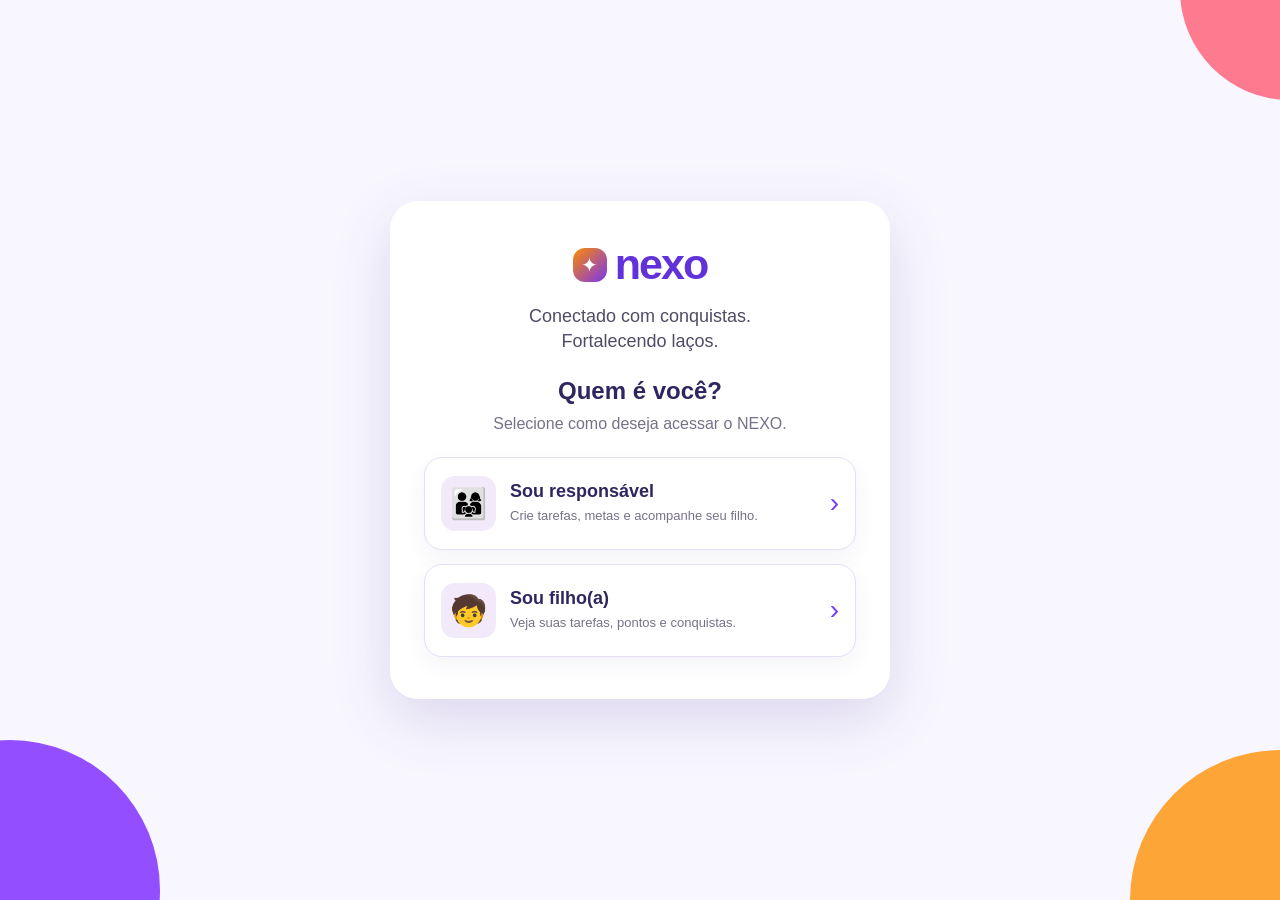
<file: nexo login responsavel/index.html>
<!DOCTYPE html><html lang="pt-BR"><head><meta charset="UTF-8"><meta name="viewport" content="width=device-width,initial-scale=1"><title>NEXO | Como deseja entrar?</title><link rel="stylesheet" href="css/login.css"></head><body><main class="auth-page"><div class="shape shape-purple"></div><div class="shape shape-orange"></div><div class="shape shape-pink"></div><section class="login-card entry-card"><div class="brand"><div class="brand-icon">✦</div><div class="brand-name">nexo</div></div><p class="tagline">Conectado com conquistas.<br>Fortalecendo laços.</p><h1>Quem é você?</h1><p class="subtitle">Selecione como deseja acessar o NEXO.</p><a class="role-choice" href="login.html?tipo=responsavel"><span class="role-emoji">👨‍👩‍👧</span><span><strong>Sou responsável</strong><small>Crie tarefas, metas e acompanhe seu filho.</small></span><span aria-hidden="true">›</span></a><a class="role-choice" href="login.html?tipo=adolescente"><span class="role-emoji">🧒</span><span><strong>Sou filho(a)</strong><small>Veja suas tarefas, pontos e conquistas.</small></span><span aria-hidden="true">›</span></a></section></main></body></html>
</file>
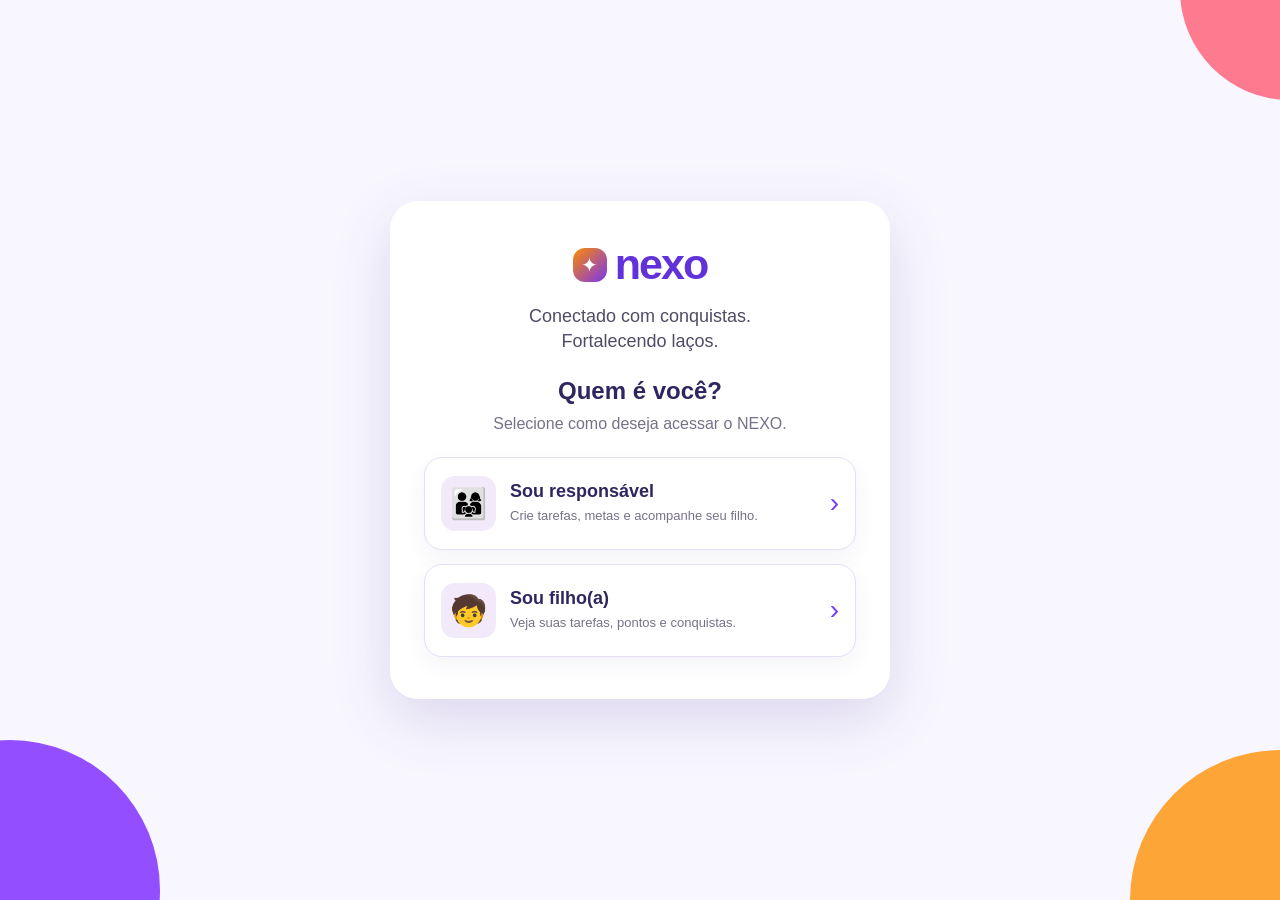
<file: nexo login responsavel/adolescente.html>
<!doctype html>
<html lang="pt-BR"><head><meta charset="utf-8"><meta name="viewport" content="width=device-width,initial-scale=1"><meta name="theme-color" content="#f7f3ff"><title>NEXO | Área do adolescente</title><link rel="stylesheet" href="css/adolescente.css"></head>
<body>
<div class="app">
  <header class="app-header"><a class="logo" href="adolescente.html"><img src="img/logo-nexo.png" alt=""> <b>nexo</b></a><button class="round" id="avatar" aria-label="Meu perfil">👧</button></header>
  <main>
    <section class="screen active" id="screen-inicio"><div class="welcome"><h1>Olá, <span id="teen-name"></span>! 👋</h1><p>Vamos conquistar mais hoje?</p></div><article class="panel goal" id="home-goal"></article><div class="section-title"><h2>Tarefas de hoje</h2><small id="progress-label"></small></div><div id="today-tasks" class="task-stack"></div><article class="motivational"><span>🔥</span><div><strong>Conquista da semana</strong><p>Pequenas atitudes viram grandes conquistas! 🚀</p></div></article></section>
    <section class="screen" id="screen-tarefas"><div class="welcome"><h1>Minhas tarefas ✨</h1><p>Escolha uma atividade para realizar.</p></div><div class="filters"><button class="filter active" data-filter="today">Hoje</button><button class="filter" data-filter="all">Todas</button><button class="filter" data-filter="done">Concluídas</button></div><div class="task-stack" id="all-tasks"></div></section>
    <section class="screen" id="screen-meta"><div class="welcome"><h1>Minha meta 🎯</h1><p>Cada ponto te deixa mais perto!</p></div><div id="goal-detail"></div><div class="motivational rocket">🚀<p>Você está cada vez mais perto da sua conquista!</p></div><h2>Minhas conquistas</h2><div id="badges" class="badges"></div></section>
    <section class="screen" id="screen-instant"><div class="welcome"><h1>Instant 💗</h1><p>Momentos compartilhados em família</p></div><div class="filters"><button class="filter active" data-feed="family">Família</button><button class="filter" data-feed="mine">Meus posts</button></div><button class="share" id="share-moment">💬 Compartilhe um momento... <span>📸</span></button><div id="feed" class="feed"></div></section>
    <section class="screen" id="screen-perfil"><div class="welcome"><h1>Meu perfil 💜</h1><p>Seu cantinho no NEXO</p></div><article class="panel profile-card"><div class="profile-emoji" id="profile-avatar">👧</div><h2 id="profile-name"></h2><p>Identificador exclusivo</p><button class="id-code" id="copy-code" title="Copiar identificador"></button><p class="muted">Passe este ID ao responsável para receber tarefas.</p></article><article class="panel"><h3>Minha jornada</h3><p id="profile-points"></p><p id="profile-count"></p></article><button class="secondary full" id="theme-button">🌙 Alternar modo claro/escuro</button><a class="secondary full" href="perfis.html">⇄ Trocar perfil</a><button class="secondary full" id="logout">Sair da conta</button></section>
  </main>
  <nav class="bottom-nav" aria-label="Menu inferior"><button data-screen="inicio" class="selected"><span>⌂</span>Início</button><button data-screen="tarefas"><span>▤</span>Tarefas</button><button data-screen="meta" class="heart"><span>♥</span>Metas</button><button data-screen="instant"><span>♡</span>Instant</button><button data-screen="perfil"><span>♙</span>Perfil</button></nav>
</div>
<dialog id="task-dialog"><div class="dialog-top"><button class="back" data-close="task-dialog">‹</button><h2 id="task-title"></h2></div><div id="task-dialog-body"></div><button id="take-photo" class="camera-btn">📸 Tirar foto</button><video id="camera-preview" autoplay playsinline muted hidden></video><canvas id="camera-canvas" hidden></canvas><img id="captured-photo" alt="Foto da tarefa" hidden><div id="photo-message" class="muted">A foto é tirada pela câmera, sem escolher da galeria.</div><button class="primary full" id="submit-task" disabled>Confirmar tarefa</button></dialog>
<dialog id="done-dialog"><div class="congrats">🌟</div><h1>Tarefa concluída!</h1><p id="done-points"></p><div id="done-preview"></div><button class="primary full" data-close="done-dialog">Continuar</button></dialog>
<dialog id="post-dialog"><div class="dialog-top"><button class="back" data-close="post-dialog">‹</button><h2>Novo momento</h2></div><textarea id="post-text" maxlength="220" placeholder="Compartilhe sua conquista..."></textarea><button class="primary full" id="save-post">Publicar para família</button></dialog>
<div id="toast" role="status"></div>
<script src="js/auth.js"></script><script src="js/familia.js"></script><script src="js/adolescente.js"></script></body></html>
</file>
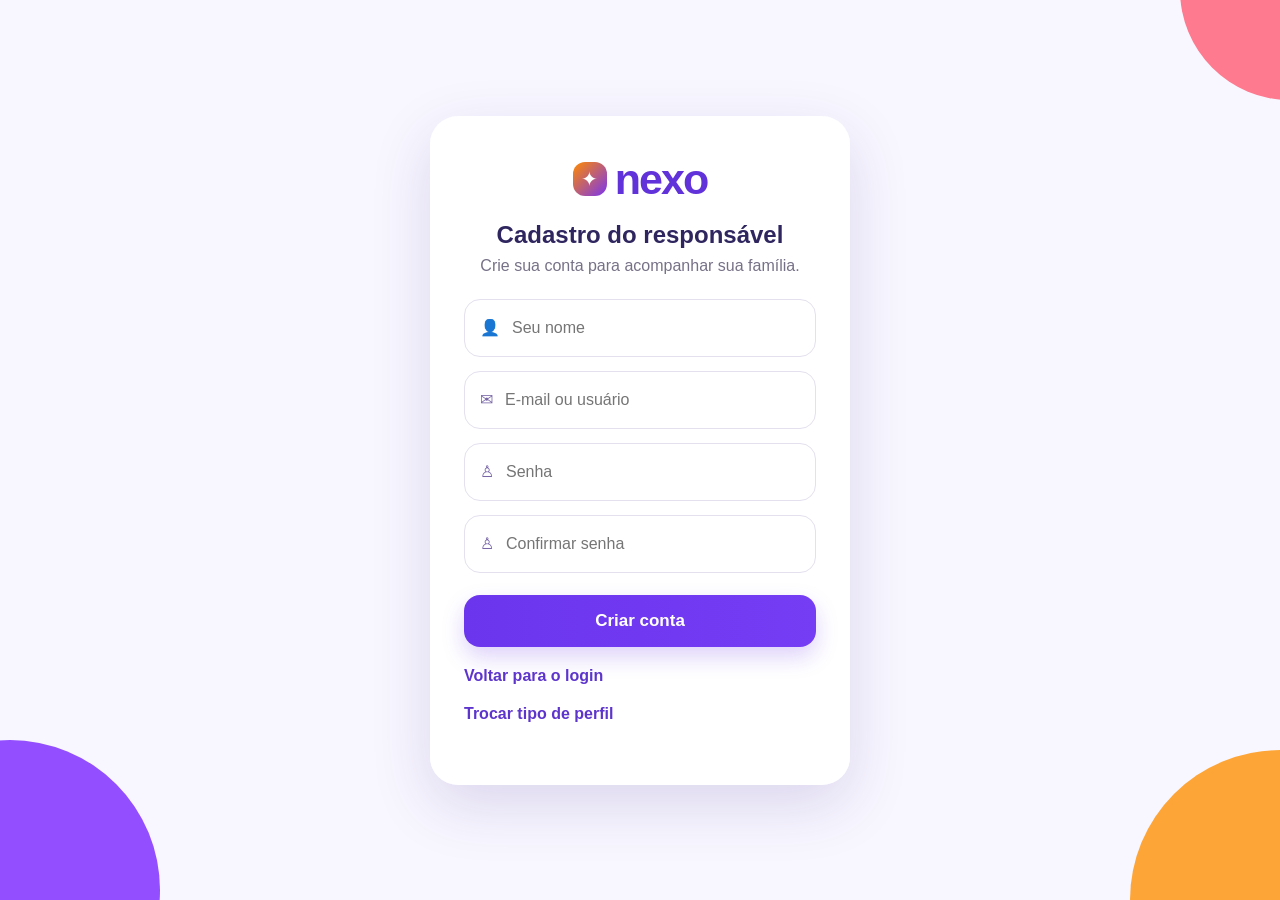
<file: nexo login responsavel/cadastro.html>
<!DOCTYPE html>
<html lang="pt-BR">
<head>
    <meta charset="UTF-8">
    <meta name="viewport" content="width=device-width, initial-scale=1.0">
    <title>Nexo - Criar conta</title>
    <link rel="stylesheet" href="css/login.css">
</head>
<body>
    <main class="auth-page">
        <div class="shape shape-purple"></div>
        <div class="shape shape-orange"></div>
        <div class="shape shape-pink"></div>

        <section class="login-card">
            <div class="brand small">
                <div class="brand-icon">✦</div>
                <div class="brand-name">nexo</div>
            </div>

            <h1 id="role-title">Criar conta</h1>
            <p class="subtitle" id="role-subtitle"></p>

            <form id="cadastroForm">
                <div class="input-box"><span>👤</span><input id="nome" type="text" placeholder="Seu nome" maxlength="40" autocomplete="name" required></div>
                <div class="input-box" id="codigo-box" hidden><span>🔗</span><input id="codigo" type="text" placeholder="Código NX- do responsável" maxlength="12" autocomplete="off"></div>
                <p class="hint" id="code-hint" hidden>Peça ao responsável o código do seu perfil, em Meus filhos. Ele deve cadastrar você primeiro.</p>
                <div class="input-box">
                    <span>✉</span>
                    <input id="email" type="text" placeholder="E-mail ou usuário" autocomplete="username">
                </div>

                <div class="input-box">
                    <span>♙</span>
                    <input id="senha" type="password" placeholder="Senha" autocomplete="new-password">
                </div>

                <div class="input-box">
                    <span>♙</span>
                    <input id="confirmacao" type="password" placeholder="Confirmar senha" autocomplete="new-password">
                </div>

                <button class="primary-button" type="submit">Criar conta</button>
            </form>

            <a class="back-link" id="back-login" href="login.html">Voltar para o login</a><a class="back-link" href="index.html">Trocar tipo de perfil</a>
        </section>
    </main>

    <script src="js/auth.js"></script>
    <script src="js/familia.js"></script><script src="js/access.js"></script><script src="js/cadastro.js"></script>
</body>
</html>
</file>
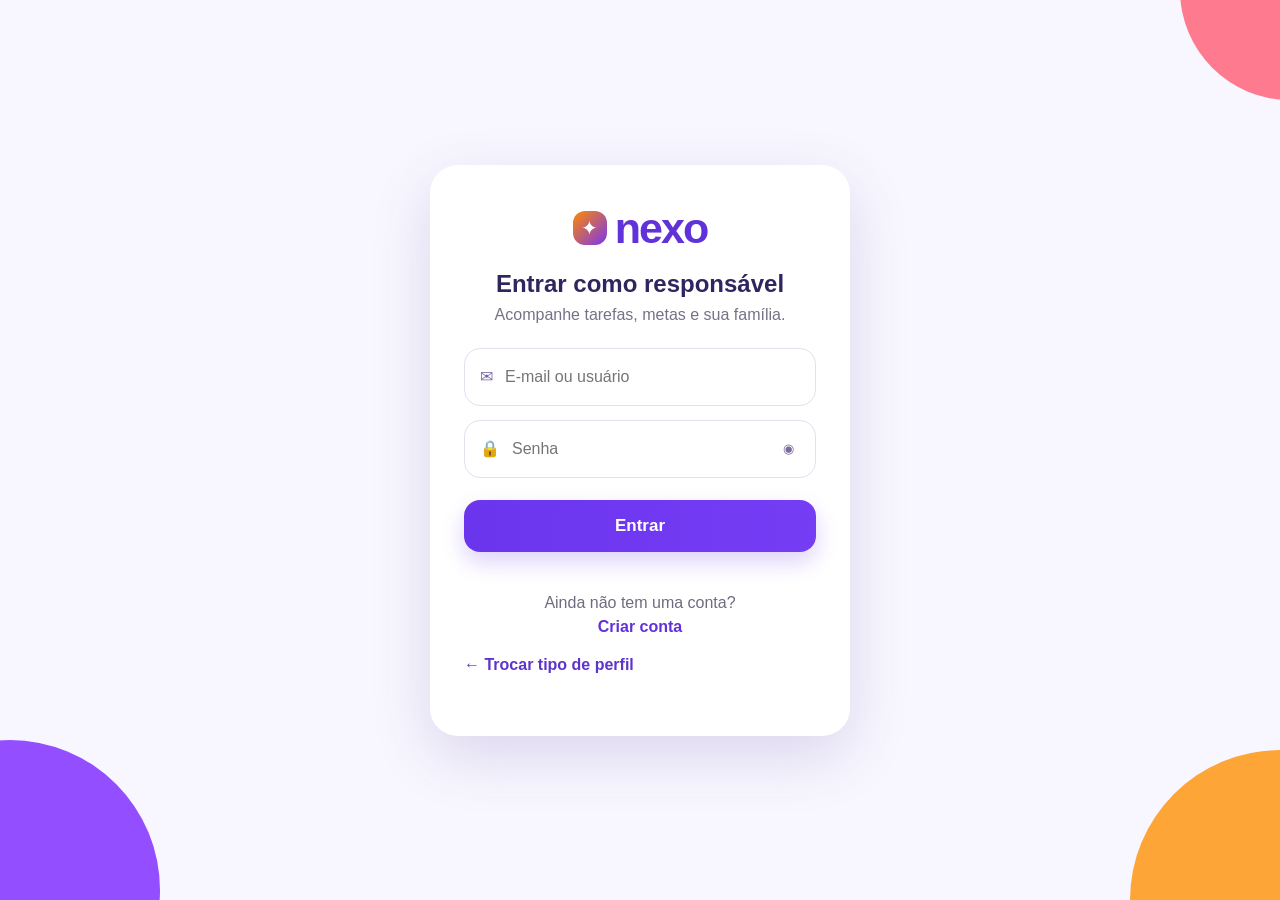
<file: nexo login responsavel/login.html>
<!DOCTYPE html><html lang="pt-BR"><head><meta charset="UTF-8"><meta name="viewport" content="width=device-width,initial-scale=1"><title>NEXO | Entrar</title><link rel="stylesheet" href="css/login.css"></head><body><main class="auth-page"><div class="shape shape-purple"></div><div class="shape shape-orange"></div><div class="shape shape-pink"></div><section class="login-card"><div class="brand small"><div class="brand-icon">✦</div><div class="brand-name">nexo</div></div><h1 id="role-title">Entrar</h1><p class="subtitle" id="role-subtitle"></p><form id="loginForm"><div class="input-box"><span>✉</span><input id="email" type="text" placeholder="E-mail ou usuário" autocomplete="username" required></div><div class="input-box"><span>🔒</span><input id="senha" type="password" placeholder="Senha" autocomplete="current-password" required><button type="button" class="eye" id="togglePassword" aria-label="Mostrar senha">◉</button></div><button class="primary-button" type="submit">Entrar</button></form><div class="signup"><span>Ainda não tem uma conta?</span><a id="signup-link" href="cadastro.html">Criar conta</a></div><a class="back-link" href="index.html">← Trocar tipo de perfil</a></section></main><script src="js/auth.js"></script><script src="js/access.js"></script><script src="js/login.js"></script></body></html>
</file>
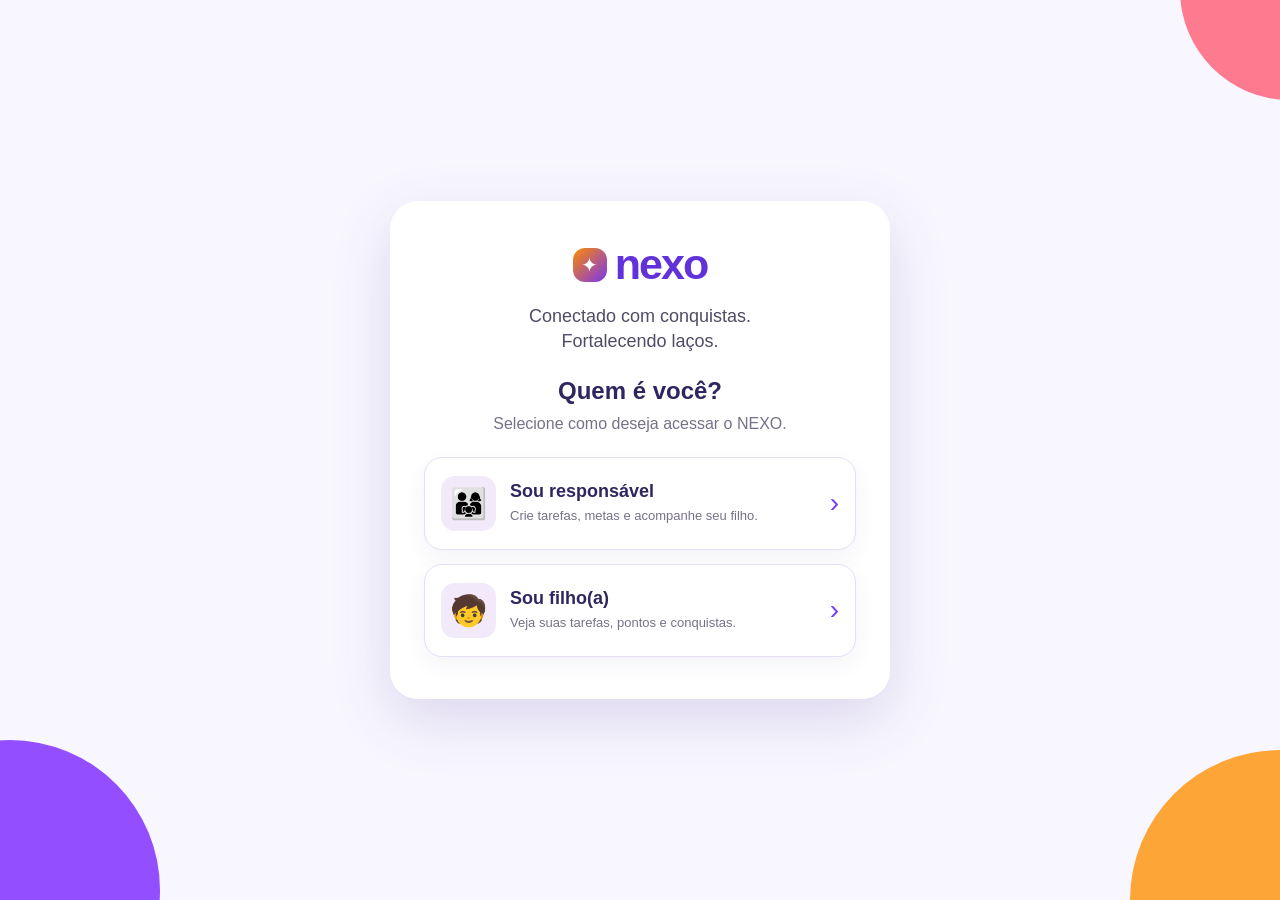
<file: nexo login responsavel/perfis.html>
<!DOCTYPE html>
<html lang="pt-BR">
<head>
    <meta charset="UTF-8">
    <meta name="viewport" content="width=device-width, initial-scale=1.0">
    <title>Nexo - Perfis</title>
    <link rel="stylesheet" href="css/perfis.css">
</head>
<body>
    <main class="profiles-page">
        <header class="profiles-header">
            <div class="brand">
                <div class="brand-icon">✦</div>
                <div class="brand-name">nexo</div>
            </div>

            <button id="logoutButton" class="logout">Sair</button>
        </header>

        <section class="profiles-content">
            <h1>Quem está acessando?</h1>
            <p>Escolha o seu perfil para continuar.</p>

            <div id="profilesGrid" class="profiles-grid"></div>

            <div id="emptyState" class="empty-state hidden">
                <div class="empty-icon">＋</div>
                <h2>Crie seu primeiro perfil</h2>
                <p>Adicione um perfil para começar.</p>
                <button class="primary-button" id="firstProfileButton">
                    Criar perfil
                </button>
            </div>

            <button id="addProfileButton" class="add-profile-button">
                <span>＋</span>
                <strong>Adicionar perfil</strong>
            </button>
        </section>
    </main>

    <div id="profileModal" class="modal hidden">
        <div class="modal-card">
            <button id="closeModal" class="close">×</button>

            <h2>Criar perfil</h2>
            <p>Escolha um nome e um avatar.</p>

            <form id="profileForm">
                <label for="profileName">Nome do perfil</label>
                <input id="profileName" maxlength="30" placeholder="Ex.: Responsável">

                <label>Escolha seu avatar</label>

                <div class="avatars">
                    <button type="button" class="avatar-option selected" data-avatar="avatar1">👩</button>
                    <button type="button" class="avatar-option" data-avatar="avatar2">👨</button>
                    <button type="button" class="avatar-option" data-avatar="avatar3">👩🏻</button>
                    <button type="button" class="avatar-option" data-avatar="avatar4">👨🏻</button>
                    <button type="button" class="avatar-option" data-avatar="avatar5">🧑</button>
                </div>

                <button class="primary-button" type="submit">Criar perfil</button>
            </form>
        </div>
    </div>

    <script src="js/auth.js"></script>
    <script src="js/perfis.js"></script>
</body>
</html>
</file>
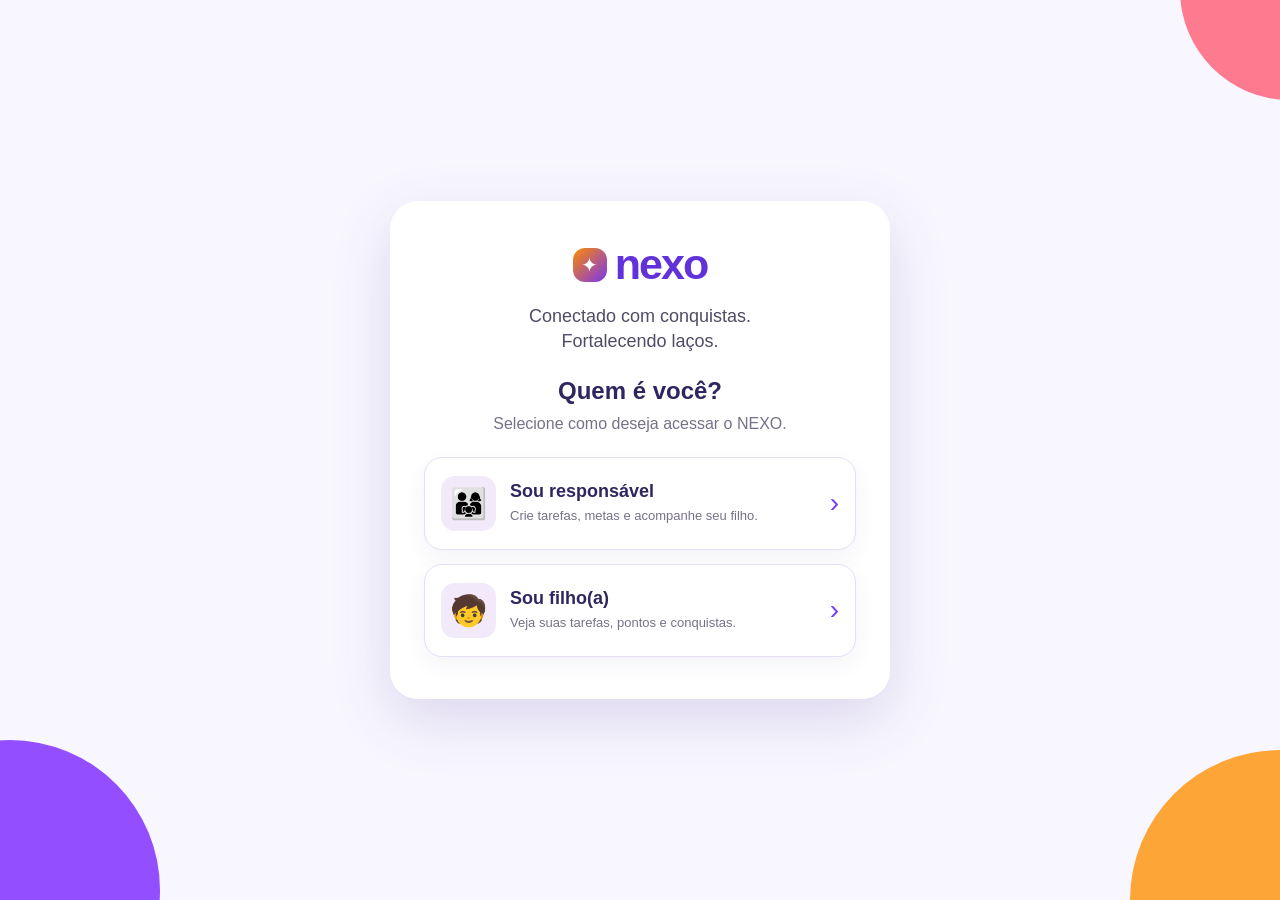
<file: nexo login responsavel/principal.html>
<!doctype html><html lang="pt-BR"><head><meta charset="UTF-8"><meta name="viewport" content="width=device-width,initial-scale=1"><title>NEXO</title></head><body><script src="js/auth.js"></script><script>const u=nexoRequireLogin();if(u){const p=JSON.parse(sessionStorage.getItem('perfilSelecionado')||'null');location.replace(p&&u.perfis.some(x=>x.id===p.id)?'responsavel.html':'perfis.html');}</script></body></html>
</file>
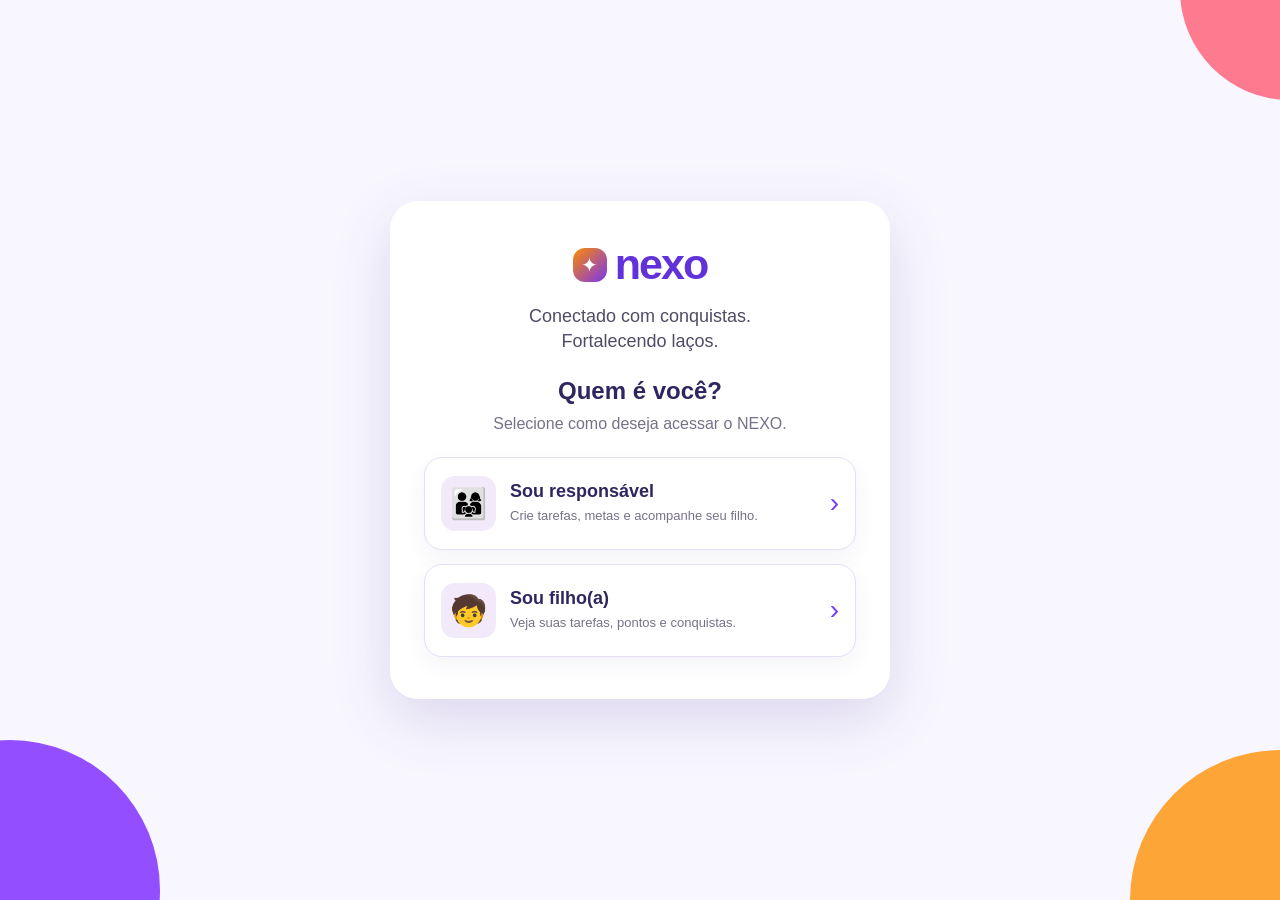
<file: nexo login responsavel/responsavel.html>
<!DOCTYPE html>
<html lang="pt-BR">
<head>
  <meta charset="UTF-8"><meta name="viewport" content="width=device-width, initial-scale=1.0">
  <meta name="theme-color" content="#f4f1fa"><title>NEXO | Área do responsável</title>
  <link rel="stylesheet" href="css/responsavel.css">
</head>
<body>
  <div class="app-shell">
    <aside class="sidebar">
      <a class="brand" href="responsavel.html"><img src="img/logo-nexo.png" alt=""><span>nexo</span></a>
      <div class="profile-mini"><div class="avatar parent-avatar">N</div><div><strong id="parent-name-side">Nathaly</strong><small>Responsável</small></div></div>
      <nav class="nav-menu" aria-label="Navegação principal">
        <button class="nav-link active" data-view="inicio"><span>⌂</span> Início</button>
        <button class="nav-link" data-view="tarefas"><span>▤</span> Tarefas</button>
        <button class="nav-link" data-view="metas"><span>◎</span> Metas</button>
        <button class="nav-link" data-view="filhos"><span>♙</span> Meus filhos</button>
        <button class="nav-link" data-view="historico"><span>◷</span> Histórico</button>
      </nav>
      <div class="sidebar-bottom"><button class="nav-link" id="theme-side"><span>◐</span> Alternar tema</button><a class="nav-link" href="perfis.html"><span>⇄</span> Trocar perfil</a><button class="nav-link" id="parent-logout" type="button"><span>↩</span> Sair da conta</button></div>
    </aside>
    <main class="main-area">
      <header class="topbar"><div class="mobile-brand"><img src="img/logo-nexo.png" alt=""><b>nexo</b></div><div class="top-actions"><span class="today-label" id="today-label"></span><button class="icon-button" id="theme-toggle" aria-label="Alternar tema">☼</button><div class="avatar parent-avatar">N</div></div></header>
      <section class="view active" id="view-inicio">
        <div class="welcome"><div><p class="eyebrow">ÁREA DO RESPONSÁVEL</p><h1>Olá, <span id="parent-name">Nathaly</span>! <span>👋</span></h1><p class="muted">Que bom ter você por aqui. Vamos acompanhar as conquistas de hoje?</p></div><button class="primary-button" data-action="add-task">＋ Nova tarefa</button></div>
        <div class="children-strip"><div><h2>Quem vamos acompanhar?</h2><p class="muted small">Selecione um perfil para ver os detalhes</p></div><div class="child-picker" id="child-picker"></div><button class="add-child-circle" data-action="add-child" aria-label="Adicionar filho">＋</button></div>
        <div class="dashboard-grid"><article class="panel goal-panel"><div class="panel-heading"><div><p class="eyebrow">META ATIVA</p><h2 id="home-goal-name">Bicicleta</h2></div><span class="goal-icon" id="home-goal-icon">🚲</span></div><div class="goal-score"><strong id="home-goal-score">650</strong><span id="home-goal-target">/ 1.000 pontos</span><b id="home-goal-percent">65%</b></div><div class="progress-track"><div class="progress-fill" id="home-goal-progress" style="width:65%"></div></div><div class="goal-footer"><span id="home-goal-date">Previsão de conclusão: 18 dez. 2026</span><button class="text-button" data-view="metas">Ver meta →</button></div></article>
          <article class="panel summary-panel"><p class="eyebrow">RESUMO DE HOJE</p><div class="summary-number" id="summary-done">2 <small>/ 3</small></div><p class="muted">tarefas concluídas</p><div class="progress-track"><div class="progress-fill green" id="summary-progress" style="width:66%"></div></div><div class="summary-bottom"><span>⭐ <b id="summary-points">20</b> pontos conquistados</span></div></article></div>
        <div class="section-heading"><div><h2>Tarefas de hoje</h2><p class="muted small" id="today-task-caption">Acompanhe o que precisa ser feito</p></div><button class="text-button" data-view="tarefas">Ver todas →</button></div>
        <div class="task-list" id="home-task-list"></div>
      </section>
      <section class="view" id="view-tarefas"><div class="page-heading"><div><p class="eyebrow">ORGANIZAÇÃO</p><h1>Tarefas</h1><p class="muted">Crie atividades e acompanhe cada conquista.</p></div><button class="primary-button" data-action="add-task">＋ Adicionar tarefa</button></div><div class="filter-row"><div class="segmented"><button class="selected" data-filter="Hoje">Hoje</button><button data-filter="Semana">Semana</button><button data-filter="Todas">Todas</button></div><select id="task-child-filter" aria-label="Filtrar por adolescente"><option value="all">Todos os filhos</option></select></div><div class="task-list" id="all-task-list"></div></section>
      <section class="view" id="view-metas"><div class="page-heading"><div><p class="eyebrow">OBJETIVOS E CONQUISTAS</p><h1>Metas</h1><p class="muted">Incentive cada adolescente com objetivos especiais.</p></div><button class="primary-button" data-action="add-goal">＋ Nova meta</button></div><div id="goals-content"></div></section>
      <section class="view" id="view-filhos"><div class="page-heading"><div><p class="eyebrow">VÍNCULOS FAMILIARES</p><h1>Meus filhos</h1><p class="muted">Gerencie os perfis acompanhados por você.</p></div><button class="primary-button" data-action="add-child">＋ Adicionar filho</button></div><div class="children-grid" id="children-grid"></div></section>
      <section class="view" id="view-historico"><div class="page-heading"><div><p class="eyebrow">ACOMPANHAMENTO</p><h1>Histórico de atividades</h1><p class="muted">Veja as tarefas concluídas e os pontos registrados.</p></div></div><div class="panel"><div class="history-list" id="history-list"></div></div></section>
    </main>
  </div>
  <nav class="mobile-nav"><button class="active" data-view="inicio"><span>⌂</span>Início</button><button data-view="tarefas"><span>▤</span>Tarefas</button><button class="mobile-add" data-action="add-task">＋</button><button data-view="metas"><span>◎</span>Metas</button><button data-view="filhos"><span>♙</span>Perfil</button></nav>
  <dialog id="app-dialog"><form method="dialog" id="dialog-form"><div class="dialog-head"><div><p class="eyebrow" id="dialog-eyebrow">NEXO</p><h2 id="dialog-title">Adicionar</h2></div><button class="icon-button" value="cancel" aria-label="Fechar">×</button></div><div id="dialog-fields"></div><p class="form-error" id="form-error"></p><div class="dialog-actions"><button class="secondary-button" value="cancel">Cancelar</button><button class="primary-button" id="dialog-save" value="default">Salvar</button></div></form></dialog>
  <div class="toast" id="toast" role="status"></div>
  <script src="js/auth.js"></script>
  <script src="js/familia.js"></script>
  <script src="js/responsavel.js"></script>
</body></html>
</file>
<file: nexo login responsavel/css/login.css>
* {
    box-sizing: border-box;
}

body {
    margin: 0;
    font-family: Arial, Helvetica, sans-serif;
    background: #f8f7ff;
    color: #30265f;
}

.auth-page {
    min-height: 100vh;
    display: flex;
    justify-content: center;
    align-items: center;
    position: relative;
    overflow: hidden;
    padding: 24px;
}

.login-card {
    width: min(420px, 100%);
    background: rgba(255, 255, 255, .96);
    border-radius: 28px;
    padding: 42px 34px;
    box-shadow: 0 20px 60px rgba(72, 43, 140, .16);
    position: relative;
    z-index: 2;
}

.brand {
    display: flex;
    justify-content: center;
    align-items: center;
    gap: 8px;
}

.brand.small {
    margin-bottom: 20px;
}

.brand-icon {
    width: 34px;
    height: 34px;
    border-radius: 12px;
    display: grid;
    place-items: center;
    color: white;
    background: linear-gradient(135deg, #ff8a00, #7a35ef);
    font-size: 20px;
}

.brand-name {
    font-size: 43px;
    line-height: 1;
    font-weight: 800;
    letter-spacing: -2px;
    color: #6131d9;
}

.tagline {
    text-align: center;
    font-size: 18px;
    line-height: 1.35;
    color: #514c65;
    margin: 18px 0 30px;
}

h1 {
    text-align: center;
    margin: 0 0 8px;
}

.subtitle {
    text-align: center;
    color: #777187;
    margin: 0 0 24px;
}

.input-box {
    display: flex;
    align-items: center;
    gap: 10px;
    border: 1px solid #e4e0ee;
    border-radius: 16px;
    padding: 0 15px;
    height: 58px;
    margin-bottom: 14px;
    background: #fff;
}

.input-box span {
    color: #7866a7;
}

.input-box input {
    border: 0;
    outline: 0;
    width: 100%;
    height: 100%;
    font-size: 16px;
    background: transparent;
}

.eye {
    border: 0;
    background: transparent;
    cursor: pointer;
    color: #796a9e;
}

.primary-button {
    width: 100%;
    border: 0;
    border-radius: 16px;
    padding: 16px;
    background: linear-gradient(90deg, #6b35ee, #753df4);
    color: white;
    font-size: 17px;
    font-weight: 700;
    cursor: pointer;
    margin-top: 8px;
    box-shadow: 0 10px 22px rgba(103, 51, 230, .22);
}

.primary-button:hover {
    filter: brightness(.96);
}

.forgot,
.back-link {
    display: block;
    margin: 20px auto;
    border: 0;
    background: transparent;
    color: #5e35cc;
    font-weight: 600;
    text-decoration: none;
    cursor: pointer;
}

.signup {
    text-align: center;
    margin-top: 42px;
    color: #716b80;
}

.signup a {
    display: block;
    color: #6131d9;
    font-weight: 700;
    text-decoration: none;
    margin-top: 6px;
}

.shape {
    position: absolute;
    border-radius: 50%;
    filter: blur(.2px);
    opacity: .9;
}

.shape-purple {
    width: 300px;
    height: 300px;
    left: -140px;
    bottom: -140px;
    background: #873cff;
}

.shape-orange {
    width: 300px;
    height: 300px;
    right: -150px;
    bottom: -150px;
    background: #ff9d23;
}

.shape-pink {
    width: 220px;
    height: 220px;
    right: -120px;
    top: -120px;
    background: #ff6d83;
}

@media (max-width: 480px) {
    .login-card {
        padding: 34px 22px;
    }
}
.entry-card{width:min(500px,100%)}.role-choice{display:flex;align-items:center;gap:14px;text-decoration:none;color:#30265f;background:#fff;border:1px solid #e6def5;border-radius:18px;padding:18px 16px;margin-top:14px;box-shadow:0 8px 22px rgba(73,41,123,.06);transition:transform .15s,border-color .15s}.role-choice:hover,.role-choice:focus-visible{border-color:#7338eb;transform:translateY(-2px)}.role-choice>span:nth-child(2){flex:1}.role-choice strong{display:block;font-size:18px}.role-choice small{display:block;font-size:13px;color:#777187;line-height:1.4;margin-top:5px}.role-choice>span:last-child{color:#753df4;font-size:28px}.role-emoji{font-size:30px;display:grid;place-items:center;background:#f2eafa;border-radius:14px;width:55px;height:55px;flex-shrink:0}.hint{font-size:13px;color:#736b82;line-height:1.45;margin:-5px 0 17px}.input-box[hidden],.hint[hidden]{display:none!important}.entry-card .tagline{margin-bottom:24px}.entry-card h1{margin-bottom:10px}
</file>
<file: nexo login responsavel/css/adolescente.css>
:root{font-family:Inter,ui-sans-serif,system-ui,-apple-system,'Segoe UI',sans-serif;color:#211846;background:#f4effc;--bg:#f8f5ff;--card:#fff;--text:#211846;--muted:#7a7195;--border:#eee8f7;--purple:#713afa;--soft:#f4eaff;--shadow:0 8px 28px #39247912}*{box-sizing:border-box}body{margin:0;background:linear-gradient(145deg,#f5edff,#fff3f5 70%,#fff9ed);min-height:100vh;color:var(--text)}body.dark{--bg:#17152b;--card:#23203e;--text:#f6f1ff;--muted:#b9afd1;--border:#3d3558;--soft:#36284f;--shadow:0 8px 24px #0004;background:#17152b}.app{width:min(100%,520px);min-height:100vh;margin:auto;background:var(--bg);position:relative;box-shadow:0 0 80px #1a05341a;padding-bottom:90px}.app-header{height:78px;display:flex;align-items:center;justify-content:space-between;padding:12px 23px}.logo{display:flex;align-items:center;text-decoration:none;gap:7px;color:var(--purple);font-size:26px;letter-spacing:-1px}.logo img{width:33px;height:33px;object-fit:contain}.round{border:2px solid #e7c9fa;background:#fbe3ff;border-radius:50%;font-size:23px;width:42px;height:42px;cursor:pointer}.screen{display:none;padding:4px 23px 35px}.screen.active{display:block}.welcome{margin:4px 0 21px}.welcome h1{font-size:26px;margin:0 0 5px;letter-spacing:-.7px}.welcome p,.muted{color:var(--muted);font-size:13px;margin:4px 0}.panel{background:var(--card);border:1px solid var(--border);border-radius:20px;padding:17px;box-shadow:var(--shadow);margin-bottom:19px}.goal{background:linear-gradient(130deg,var(--card),var(--soft))}.eyebrow{font-weight:700;color:#8a54e4;font-size:12px;margin:0 0 11px}.goal-inner{display:flex;gap:12px;align-items:center}.goal-icon{display:grid;place-items:center;background:#fff3eb;border-radius:15px;font-size:31px;width:58px;height:58px}.goal-name{font-weight:750;font-size:18px}.goal-points{font-size:13px;margin-top:4px;font-weight:650}.progress{height:11px;background:#e9e5f0;border-radius:20px;overflow:hidden;margin:16px 0 7px}.bar{height:100%;border-radius:20px;background:linear-gradient(90deg,#ffa424,#ffd044)}.progress-note{font-size:12px;font-weight:700;display:flex;justify-content:space-between}.section-title{display:flex;justify-content:space-between;align-items:center;margin:22px 0 12px}.section-title h2,h2{font-size:18px;margin:0}.section-title small{color:var(--muted)}.task-stack{display:grid;gap:10px}.task{display:flex;align-items:center;gap:11px;background:var(--card);padding:13px 12px;border:1px solid var(--border);border-radius:16px;box-shadow:var(--shadow);width:100%;text-align:left;cursor:pointer;color:var(--text)}.task-icon{display:grid;place-items:center;background:var(--soft);width:47px;height:47px;border-radius:12px;font-size:27px}.task-body{flex:1;min-width:0}.task-body strong{font-size:14px;display:block}.task-body small{display:block;color:#a37427;margin-top:4px}.task-status{border:2px solid #c4bad9;border-radius:50%;width:24px;height:24px;display:grid;place-items:center;flex-shrink:0;color:white}.task-status.done{border-color:#22b07a;background:#22b07a}.motivational{margin-top:20px;background:linear-gradient(125deg,#ffefe9,#f6e5ff);border-radius:17px;padding:16px;display:flex;align-items:center;gap:13px;color:#4a2b67}.motivational>span{font-size:33px}.motivational p{font-size:12px;margin:5px 0 0}.filters{display:flex;background:var(--card);border-radius:20px;padding:5px;gap:4px;margin-bottom:18px}.filter{flex:1;border:0;border-radius:18px;padding:10px 6px;background:transparent;color:var(--muted);cursor:pointer}.filter.active{background:var(--purple);color:white;font-weight:700}.rocket{display:block;text-align:center;font-size:44px}.rocket p{font-size:14px}.badges{display:flex;gap:12px;margin-top:14px}.badge-earned,.badge-locked{width:60px;height:60px;display:grid;place-items:center;border-radius:50%;font-size:31px;background:#fff1bc}.badge-locked{background:var(--soft);filter:grayscale(1);opacity:.45}.share{display:flex;justify-content:space-between;width:100%;background:var(--card);border:1px solid var(--border);border-radius:15px;padding:16px;text-align:left;color:var(--muted);margin-bottom:18px;cursor:pointer}.share span{font-size:21px}.post{background:var(--card);border-radius:18px;margin:0 0 13px;padding:15px;box-shadow:var(--shadow)}.post-head{display:flex;align-items:center;gap:9px;font-weight:700}.post-head small{color:var(--muted);font-weight:400;display:block}.post p{font-size:14px;line-height:1.55}.post img{width:100%;border-radius:14px;max-height:320px;object-fit:cover}.post button{background:none;border:0;color:#e94187;cursor:pointer;font-size:15px;margin-top:7px}.profile-card{text-align:center;padding:25px 10px}.profile-emoji{font-size:56px}.profile-card h2{margin:6px 0}.profile-card p{color:var(--muted);font-size:13px}.id-code{font-size:23px;font-weight:800;color:var(--purple);background:var(--soft);border:1px dashed var(--purple);border-radius:12px;padding:12px 25px;cursor:pointer;margin-top:7px;letter-spacing:2px}.secondary,.primary{display:block;border:0;border-radius:15px;padding:14px 18px;font-weight:750;text-decoration:none;text-align:center;cursor:pointer}.secondary{background:var(--card);color:var(--purple);border:1px solid var(--border);margin:10px 0}.primary{background:var(--purple);color:#fff}.primary:disabled{background:#aaa6bc;cursor:not-allowed}.full{width:100%}.bottom-nav{position:fixed;bottom:0;left:50%;transform:translateX(-50%);width:min(100%,520px);background:var(--card);display:grid;grid-template-columns:repeat(5,1fr);padding:8px 6px max(9px,env(safe-area-inset-bottom));border-top:1px solid var(--border);box-shadow:0 -5px 20px #0000000c;z-index:5}.bottom-nav button{border:0;background:none;color:var(--muted);display:grid;justify-items:center;gap:2px;font-size:10px;cursor:pointer}.bottom-nav span{font-size:25px}.bottom-nav button.selected{color:var(--purple);font-weight:750}.bottom-nav .heart span{border-radius:50%;padding:6px 12px;color:white;background:linear-gradient(130deg,#ff637e,#ec268f)}dialog{border:0;border-radius:25px;background:var(--card);color:var(--text);box-shadow:0 24px 100px #15093666;width:min(92vw,460px);max-height:88vh;overflow-y:auto;padding:23px}dialog::backdrop{background:#17112b99}.dialog-top{display:flex;align-items:center;gap:17px;margin-bottom:20px}.back{border:0;background:var(--soft);color:var(--text);border-radius:50%;font-size:25px;width:37px;height:37px;cursor:pointer}.camera-btn{display:block;margin:20px auto;padding:18px;border:2px dashed var(--purple);background:var(--soft);color:var(--purple);font-weight:750;border-radius:17px;cursor:pointer;width:100%}#camera-preview,#captured-photo{width:100%;max-height:300px;object-fit:cover;border-radius:15px;margin:10px 0}#photo-message{margin:12px 0 20px;text-align:center}.congrats{text-align:center;font-size:110px;margin:0}#done-dialog{text-align:center}#done-dialog h1{font-size:28px}#done-points{font-size:25px;color:#d38a0f;font-weight:800}#done-preview img{width:100%;max-height:240px;object-fit:cover;border-radius:12px;margin:13px 0}textarea{width:100%;min-height:120px;background:var(--bg);color:var(--text);border:1px solid var(--border);border-radius:12px;padding:13px;font:inherit;margin-bottom:15px}#toast{position:fixed;bottom:90px;left:50%;transform:translateX(-50%);background:#29213d;color:#fff;border-radius:50px;padding:11px 18px;display:none;z-index:10;white-space:nowrap;font-size:12px}.empty{text-align:center;color:var(--muted);padding:30px 10px}.task-description{line-height:1.6;background:var(--soft);padding:18px;border-radius:15px;white-space:pre-wrap}.task-reward{text-align:center;color:#a77500;font-weight:800;background:#fff0b6;border-radius:30px;width:max-content;margin:20px auto;padding:9px 20px}
@media(min-width:780px){body{padding:20px}.app{border-radius:30px;overflow:hidden;min-height:calc(100vh - 40px)}.bottom-nav{bottom:20px;border-radius:0 0 30px 30px}}
</file>
<file: nexo login responsavel/css/perfis.css>
* {
    box-sizing: border-box;
}

body {
    margin: 0;
    min-height: 100vh;
    font-family: Arial, Helvetica, sans-serif;
    background: #f8f7ff;
    color: #30265f;
}

.profiles-page {
    min-height: 100vh;
}

.profiles-header {
    display: flex;
    justify-content: space-between;
    align-items: center;
    padding: 22px 5%;
}

.brand {
    display: flex;
    align-items: center;
    gap: 8px;
}

.brand-icon {
    width: 34px;
    height: 34px;
    border-radius: 12px;
    display: grid;
    place-items: center;
    color: white;
    background: linear-gradient(135deg, #ff8a00, #7a35ef);
}

.brand-name {
    color: #6131d9;
    font-size: 34px;
    font-weight: 800;
    letter-spacing: -2px;
}

.logout {
    border: 0;
    background: #eeeaf8;
    color: #5c4a87;
    border-radius: 12px;
    padding: 10px 18px;
    cursor: pointer;
}

.profiles-content {
    width: min(1000px, 92%);
    margin: 40px auto;
    text-align: center;
}

.profiles-content h1 {
    font-size: 32px;
    margin-bottom: 8px;
}

.profiles-content > p {
    color: #777187;
    margin-bottom: 38px;
}

.profiles-grid {
    display: flex;
    flex-wrap: wrap;
    justify-content: center;
    gap: 22px;
}

.profile-card {
    width: 190px;
    position: relative;
}

.profile-main {
    width: 100%;
    border: 2px solid transparent;
    background: white;
    border-radius: 22px;
    padding: 22px 12px;
    box-shadow: 0 12px 35px rgba(72, 43, 140, .12);
    cursor: pointer;
    color: #30265f;
}

.profile-main:hover {
    border-color: #7541e8;
    transform: translateY(-3px);
}

.avatar {
    width: 105px;
    height: 105px;
    margin: 0 auto 12px;
    border-radius: 50%;
    display: grid;
    place-items: center;
    font-size: 62px;
    background: #f0e9ff;
}

.profile-main strong,
.profile-main span {
    display: block;
}

.profile-main strong {
    font-size: 18px;
}

.profile-main span {
    color: #888094;
    margin-top: 5px;
}

.delete-profile {
    position: absolute;
    top: -8px;
    right: -8px;
    width: 28px;
    height: 28px;
    border: 0;
    border-radius: 50%;
    background: #fff;
    color: #9b2f4a;
    box-shadow: 0 4px 12px rgba(0,0,0,.15);
    cursor: pointer;
}

.add-profile-button {
    margin-top: 30px;
    min-width: 230px;
    padding: 16px 22px;
    border: 0;
    border-radius: 16px;
    background: #eeeaf8;
    color: #4c3976;
    cursor: pointer;
    font-size: 16px;
}

.add-profile-button span {
    font-size: 24px;
    margin-right: 8px;
}

.empty-state {
    padding: 35px;
    background: white;
    border-radius: 24px;
    max-width: 430px;
    margin: 0 auto;
    box-shadow: 0 12px 35px rgba(72, 43, 140, .12);
}

.empty-icon {
    font-size: 65px;
    color: #6d3ee5;
}

.empty-state h2 {
    margin: 5px 0;
}

.empty-state p {
    color: #777187;
}

.primary-button {
    width: 100%;
    border: 0;
    border-radius: 16px;
    padding: 15px;
    background: linear-gradient(90deg, #6b35ee, #753df4);
    color: white;
    font-size: 16px;
    font-weight: 700;
    cursor: pointer;
}

.empty-state .primary-button {
    max-width: 300px;
    margin-top: 10px;
}

.hidden {
    display: none !important;
}

.modal {
    position: fixed;
    inset: 0;
    background: rgba(35, 23, 68, .45);
    display: grid;
    place-items: center;
    padding: 20px;
    z-index: 10;
}

.modal-card {
    width: min(440px, 100%);
    background: white;
    border-radius: 26px;
    padding: 30px;
    position: relative;
    box-shadow: 0 25px 70px rgba(30, 20, 60, .25);
}

.modal-card h2 {
    margin: 0 0 8px;
}

.modal-card p {
    color: #777187;
}

.close {
    position: absolute;
    right: 18px;
    top: 14px;
    border: 0;
    background: transparent;
    font-size: 28px;
    cursor: pointer;
    color: #777;
}

.modal-card label {
    display: block;
    margin-top: 18px;
    margin-bottom: 7px;
    font-weight: 600;
}

.modal-card input {
    width: 100%;
    height: 52px;
    padding: 12px;
    border: 1px solid #ddd6ee;
    border-radius: 14px;
    outline: none;
    font-size: 16px;
}

.avatars {
    display: flex;
    gap: 10px;
    margin: 12px 0 20px;
}

.avatar-option {
    width: 58px;
    height: 58px;
    border-radius: 50%;
    border: 2px solid #e5e0ef;
    background: #f5f1ff;
    font-size: 30px;
    cursor: pointer;
}

.avatar-option.selected {
    border-color: #713be5;
    box-shadow: 0 0 0 3px #e5dcff;
}

.home-page {
    min-height: 100vh;
    display: grid;
    place-items: center;
    padding: 20px;
}

.home-card {
    width: min(500px, 100%);
    background: white;
    padding: 45px;
    border-radius: 28px;
    text-align: center;
    box-shadow: 0 20px 60px rgba(72, 43, 140, .15);
}

.big-avatar {
    font-size: 90px;
    width: 150px;
    height: 150px;
    border-radius: 50%;
    background: #f0e9ff;
    display: grid;
    place-items: center;
    margin: 0 auto 20px;
}

.home-card .primary-button {
    margin-top: 25px;
}

@media (max-width: 600px) {
    .profiles-content h1 {
        font-size: 27px;
    }

    .profile-card {
        width: 155px;
    }

    .avatar {
        width: 85px;
        height: 85px;
        font-size: 50px;
    }

    .avatars {
        justify-content: center;
        flex-wrap: wrap;
    }
}
</file>
<file: nexo login responsavel/css/responsavel.css>
@import url('https://fonts.googleapis.com/css2?family=DM+Sans:wght@400;500;600;700;800&family=Nunito:wght@600;700;800;900&display=swap');
:root{--bg:#f5f2fb;--surface:#fff;--surface-2:#f0ebfa;--text:#302a3a;--muted:#77717f;--line:#e9e3f1;--purple:#7546ee;--purple-2:#9954f5;--gold:#ffb52e;--green:#36a875;--red:#d94855;--shadow:0 8px 26px #35205d0d}
*{box-sizing:border-box}body{margin:0;background:var(--bg);color:var(--text);font-family:'DM Sans',sans-serif;transition:.2s}body.dark{--bg:#111020;--surface:#1d1a31;--surface-2:#292440;--text:#f5f2ff;--muted:#aaa4bd;--line:#35304b;--purple:#8657ff;--purple-2:#a15cff;--shadow:0 8px 28px #0003}button,input,select,textarea{font:inherit}button{cursor:pointer}.app-shell{min-height:100vh;display:flex}.sidebar{width:248px;background:var(--surface);border-right:1px solid var(--line);padding:28px 18px;display:flex;flex-direction:column;position:fixed;inset:0 auto 0 0;z-index:5}.brand,.mobile-brand{display:flex;align-items:center;gap:8px;text-decoration:none;color:var(--purple);font:900 27px Nunito,sans-serif;margin:0 10px 35px}.brand img,.mobile-brand img{width:34px;height:34px;object-fit:contain}.profile-mini{display:flex;align-items:center;gap:11px;padding:0 10px 25px;border-bottom:1px solid var(--line)}.profile-mini strong,.profile-mini small{display:block}.profile-mini small{color:var(--muted);font-size:12px;margin-top:3px}.avatar{width:40px;height:40px;border-radius:50%;display:grid;place-items:center;background:linear-gradient(135deg,#ffb52e,#f06c9c);color:white;font-weight:900;border:3px solid var(--surface)}.nav-menu{display:grid;gap:7px;margin-top:24px}.nav-link{border:0;background:transparent;color:var(--muted);text-decoration:none;display:flex;align-items:center;gap:14px;padding:13px 14px;border-radius:13px;font-weight:700;text-align:left}.nav-link span{font-size:20px;width:22px;text-align:center}.nav-link:hover,.nav-link.active{background:var(--surface-2);color:var(--purple)}.sidebar-bottom{margin-top:auto;display:grid;gap:6px}.main-area{margin-left:248px;width:calc(100% - 248px);max-width:1500px;padding:0 42px 60px}.topbar{height:78px;display:flex;align-items:center;justify-content:flex-end}.top-actions{display:flex;align-items:center;gap:16px}.today-label{font-size:13px;color:var(--muted)}.icon-button{width:39px;height:39px;border:1px solid var(--line);border-radius:50%;background:var(--surface);color:var(--text);font-size:19px}.mobile-brand{display:none}.view{display:none}.view.active{display:block}.welcome,.page-heading{display:flex;align-items:center;justify-content:space-between;gap:20px;margin:24px 0 30px}.eyebrow{font-size:10px;letter-spacing:1.5px;font-weight:800;color:var(--purple);margin:0 0 8px}.welcome h1,.page-heading h1{font:900 clamp(26px,3vw,34px) Nunito,sans-serif;margin:0 0 6px}.welcome h1 span{font-size:24px}.muted{color:var(--muted);margin:0}.small{font-size:13px}.primary-button,.secondary-button{border:0;border-radius:14px;padding:13px 20px;font-weight:800}.primary-button{color:white;background:linear-gradient(110deg,var(--purple),var(--purple-2));box-shadow:0 6px 15px #7546ee2b}.secondary-button{background:var(--surface-2);color:var(--text)}.children-strip{display:flex;align-items:center;gap:18px;padding:19px 22px;background:var(--surface);border-radius:20px;box-shadow:var(--shadow);margin-bottom:22px}.children-strip h2,.section-heading h2{font:800 17px Nunito;margin:0 0 4px}.child-picker{display:flex;align-items:center;gap:13px;margin-left:auto}.child-chip{border:0;background:transparent;color:var(--muted);display:grid;justify-items:center;gap:5px;font-size:11px;font-weight:700;min-width:56px}.child-chip .child-avatar{width:43px;height:43px;border-radius:50%;display:grid;place-items:center;background:var(--surface-2);font-size:23px;border:2px solid transparent}.child-chip.selected{color:var(--purple)}.child-chip.selected .child-avatar{border-color:var(--purple);background:#eee7ff}.add-child-circle{border:1px dashed var(--purple);background:transparent;color:var(--purple);border-radius:50%;width:43px;height:43px;font-size:24px}.dashboard-grid{display:grid;grid-template-columns:1.7fr 1fr;gap:20px}.panel{background:var(--surface);border-radius:20px;padding:22px;box-shadow:var(--shadow);border:1px solid var(--line)}.panel-heading{display:flex;align-items:center;justify-content:space-between}.panel h2{font:800 21px Nunito;margin:0}.goal-icon{width:54px;height:54px;border-radius:15px;background:#fff4df;display:grid;place-items:center;font-size:29px}.goal-score{display:flex;align-items:baseline;gap:5px;margin:16px 0 10px}.goal-score strong{font:900 27px Nunito}.goal-score span{color:var(--muted);font-size:13px}.goal-score b{margin-left:auto}.progress-track{height:12px;border-radius:20px;background:var(--surface-2);overflow:hidden}.progress-fill{height:100%;border-radius:20px;background:linear-gradient(90deg,#ffad24,#ffc84e)}.progress-fill.green{background:linear-gradient(90deg,#36a875,#62c79b)}.goal-footer{display:flex;justify-content:space-between;align-items:center;margin-top:13px;font-size:11px;color:var(--muted);gap:10px}.text-button{border:0;background:transparent;color:var(--purple);font-weight:800}.summary-number{font:900 38px Nunito;margin:17px 0 0}.summary-number small{font-size:20px;color:var(--muted)}.summary-panel .progress-track{margin:17px 0}.summary-bottom{font-size:12px;color:var(--muted)}.section-heading{display:flex;align-items:center;justify-content:space-between;margin:32px 0 14px}.task-list{display:grid;gap:11px}.task-row{display:flex;align-items:center;gap:14px;padding:14px 17px;background:var(--surface);border:1px solid var(--line);border-radius:16px;box-shadow:var(--shadow)}.task-emoji{width:43px;height:43px;border-radius:13px;background:var(--surface-2);display:grid;place-items:center;font-size:22px}.task-info{flex:1;min-width:0}.task-info strong{display:block;font-size:14px}.task-info small{display:block;color:var(--muted);font-size:11px;margin-top:4px}.points{color:#d99318;font-size:12px;font-weight:800}.status-pill{font-size:10px;font-weight:800;border-radius:30px;padding:6px 10px;background:#e5f6ee;color:var(--green)}.status-pill.pending{background:var(--surface-2);color:var(--muted)}.task-actions{display:flex;gap:6px}.mini-button{border:0;background:var(--surface-2);color:var(--muted);width:30px;height:30px;border-radius:9px}.filter-row{display:flex;justify-content:space-between;align-items:center;margin-bottom:20px;gap:15px}.segmented{background:var(--surface-2);border-radius:30px;padding:4px;display:flex}.segmented button{border:0;background:transparent;color:var(--muted);padding:9px 20px;border-radius:25px;font-weight:700;font-size:12px}.segmented button.selected{background:var(--purple);color:white}.filter-row select,.field input,.field select,.field textarea{background:var(--surface);border:1px solid var(--line);border-radius:12px;color:var(--text);padding:12px;width:100%;outline-color:var(--purple)}.filter-row select{width:auto;min-width:180px}.page-heading{margin-top:26px}.children-grid{display:grid;grid-template-columns:repeat(auto-fit,minmax(230px,1fr));gap:16px}.child-card{background:var(--surface);border:1px solid var(--line);border-radius:18px;padding:20px;box-shadow:var(--shadow)}.child-card-head{display:flex;align-items:center;gap:12px}.child-big{width:54px;height:54px;border-radius:17px;background:var(--surface-2);display:grid;place-items:center;font-size:28px}.child-card h3{margin:0;font:800 17px Nunito}.child-card p{margin:4px 0;color:var(--muted);font-size:12px}.child-stats{display:flex;justify-content:space-between;margin:20px 0 12px;font-size:12px}.goal-card{margin-bottom:14px}.goal-card .panel-heading{margin-bottom:12px}.goal-card .goal-score{margin:10px 0}.goal-card-actions{display:flex;gap:8px;margin-top:15px}.goal-card-actions button{flex:1}.history-list{display:grid}.history-item{display:flex;gap:13px;align-items:center;padding:14px 0;border-bottom:1px solid var(--line)}.history-item:last-child{border:0}.history-date{font-size:11px;color:var(--muted);min-width:85px}.history-item div:nth-child(2){flex:1}.history-item strong{font-size:13px}.history-item small{display:block;color:var(--muted);margin-top:3px}.history-points{color:var(--green);font-weight:800;font-size:12px}.mobile-nav{display:none}dialog{width:min(520px,calc(100% - 28px));border:1px solid var(--line);border-radius:22px;background:var(--surface);color:var(--text);padding:24px;box-shadow:0 25px 80px #09051d55}dialog::backdrop{background:#100b20a8;backdrop-filter:blur(3px)}.dialog-head{display:flex;justify-content:space-between;align-items:flex-start;margin-bottom:20px}.dialog-head h2{font:900 23px Nunito;margin:0}.field{display:grid;gap:7px;margin:13px 0}.field label{font-size:12px;font-weight:800}.field small{color:var(--muted)}.field textarea{min-height:75px;resize:vertical}.field-row{display:grid;grid-template-columns:1fr 1fr;gap:12px}.check-days{display:flex;flex-wrap:wrap;gap:7px}.check-days label{background:var(--surface-2);padding:8px 10px;border-radius:9px;font-size:11px}.dialog-actions{display:flex;justify-content:flex-end;gap:10px;margin-top:22px}.form-error{color:var(--red);font-size:12px;min-height:16px}.toast{position:fixed;bottom:25px;right:25px;background:#28223b;color:white;padding:13px 18px;border-radius:12px;opacity:0;transform:translateY(10px);transition:.2s;z-index:20;pointer-events:none}.toast.show{opacity:1;transform:none}.empty-state{padding:30px;text-align:center;color:var(--muted);background:var(--surface);border-radius:16px;border:1px dashed var(--line)}
@media(max-width:900px){.sidebar{width:215px}.main-area{margin-left:215px;width:calc(100% - 215px);padding:0 24px 45px}.dashboard-grid{grid-template-columns:1fr}.children-strip{flex-wrap:wrap}.children-strip>div:first-child{width:100%}.child-picker{margin-left:0}.welcome{align-items:flex-start}}
@media(max-width:650px){.sidebar{display:none}.main-area{margin:0;width:100%;padding:0 16px 100px}.topbar{height:65px;justify-content:space-between}.mobile-brand{display:flex;margin:0;font-size:23px}.mobile-brand img{width:29px;height:29px}.today-label{display:none}.top-actions{gap:9px}.top-actions .avatar{width:35px;height:35px}.welcome,.page-heading{margin:18px 0 22px;align-items:flex-start;flex-direction:column}.welcome .primary-button,.page-heading .primary-button{width:100%}.children-strip{padding:16px;gap:12px}.child-picker{gap:5px;flex:1;justify-content:space-between}.child-chip{min-width:45px}.child-chip .child-avatar{width:39px;height:39px}.add-child-circle{width:39px;height:39px}.panel{padding:17px}.goal-footer{align-items:flex-start;flex-direction:column}.filter-row{align-items:stretch;flex-direction:column}.filter-row select{width:100%}.segmented{width:100%}.segmented button{flex:1}.task-row{padding:12px;gap:10px}.task-actions{gap:3px}.mobile-nav{display:flex;position:fixed;bottom:0;left:0;right:0;height:72px;background:var(--surface);border-top:1px solid var(--line);justify-content:space-around;align-items:center;z-index:8;padding:5px 8px calc(5px + env(safe-area-inset-bottom))}.mobile-nav button{border:0;background:transparent;color:var(--muted);display:grid;justify-items:center;gap:2px;font-size:10px;font-weight:700;min-width:48px}.mobile-nav button span{font-size:20px}.mobile-nav button.active{color:var(--purple)}.mobile-nav .mobile-add{width:48px;height:48px;min-width:48px;border-radius:50%;background:linear-gradient(110deg,var(--purple),var(--purple-2));color:white;font-size:27px;box-shadow:0 5px 14px #7546ee55}.field-row{grid-template-columns:1fr}.dialog-actions>*{flex:1}.toast{left:15px;right:15px;bottom:85px;text-align:center}}
.child-code{margin-top:7px;color:#7950d5;font-size:12px;letter-spacing:.04em}.child-code strong{color:inherit;user-select:all}

.proof-image{display:block;max-width:180px;max-height:110px;object-fit:cover;border-radius:11px;margin-top:8px}
</file>
